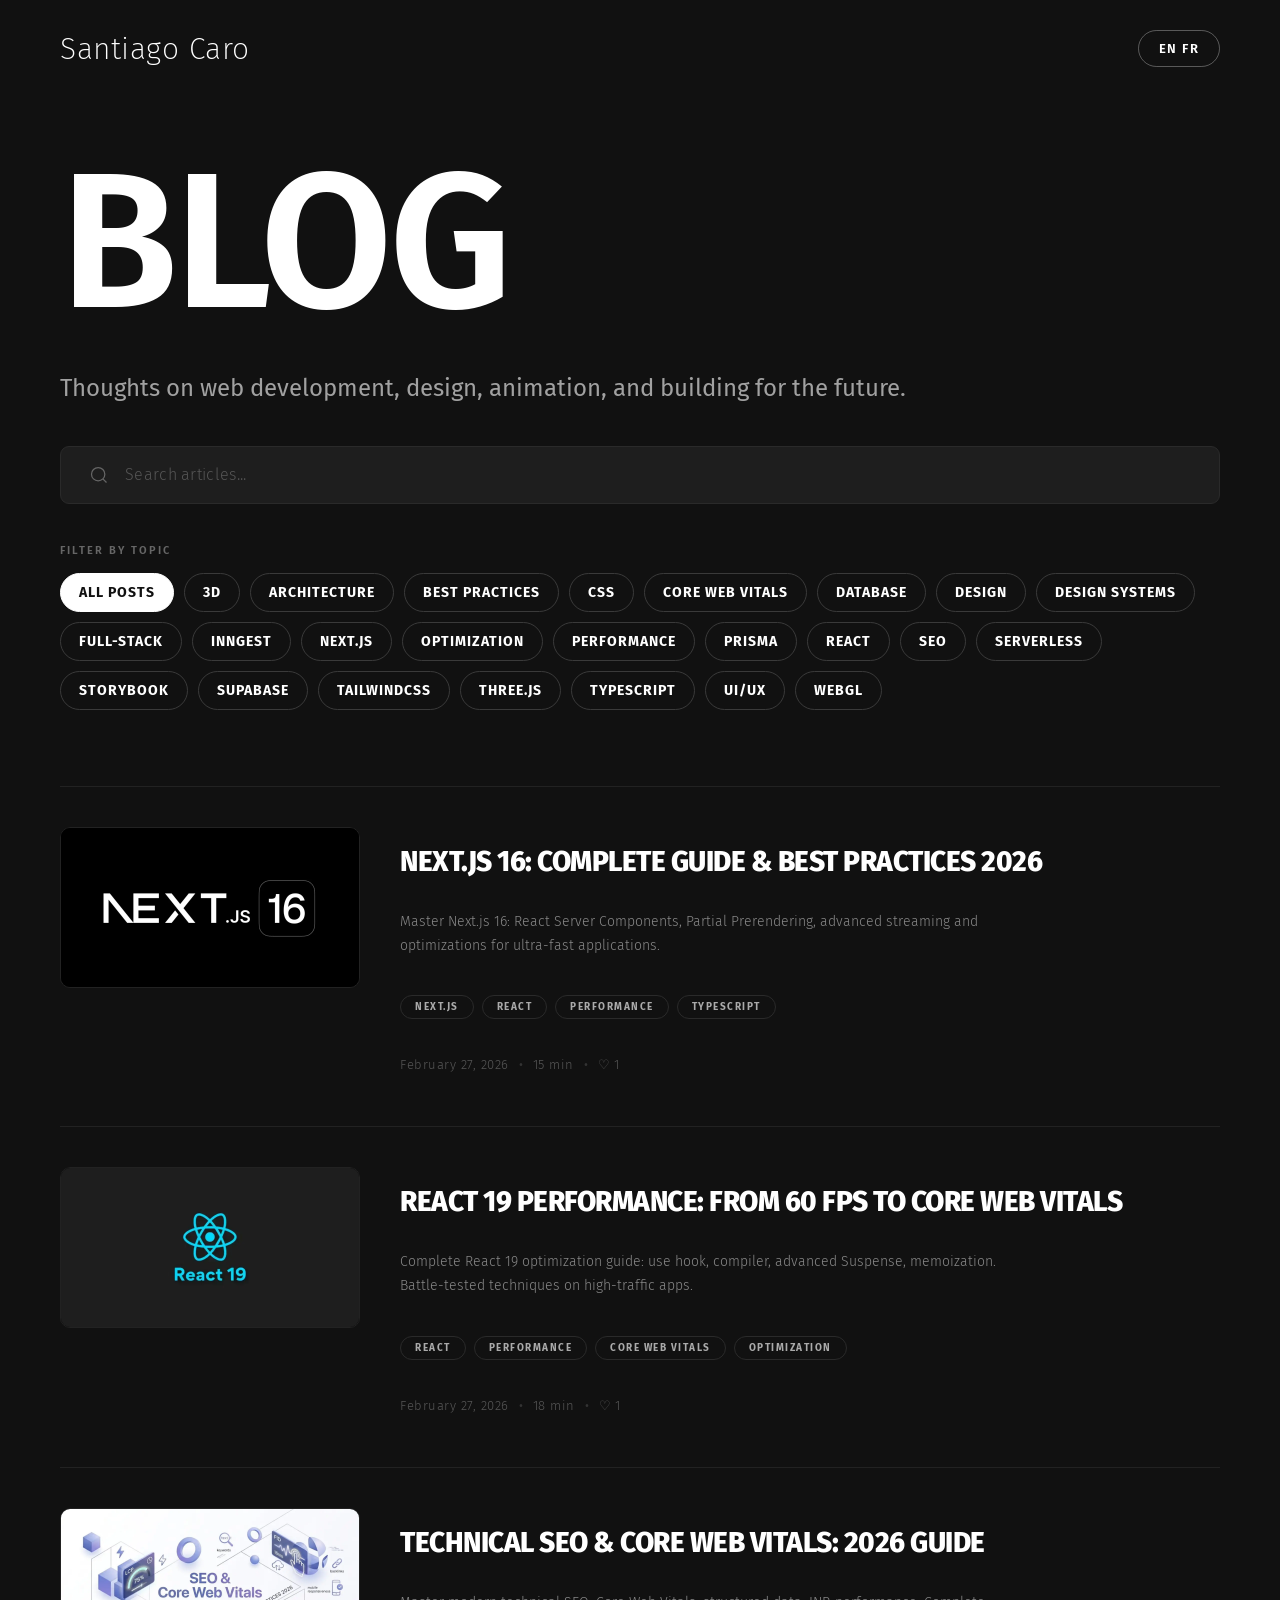
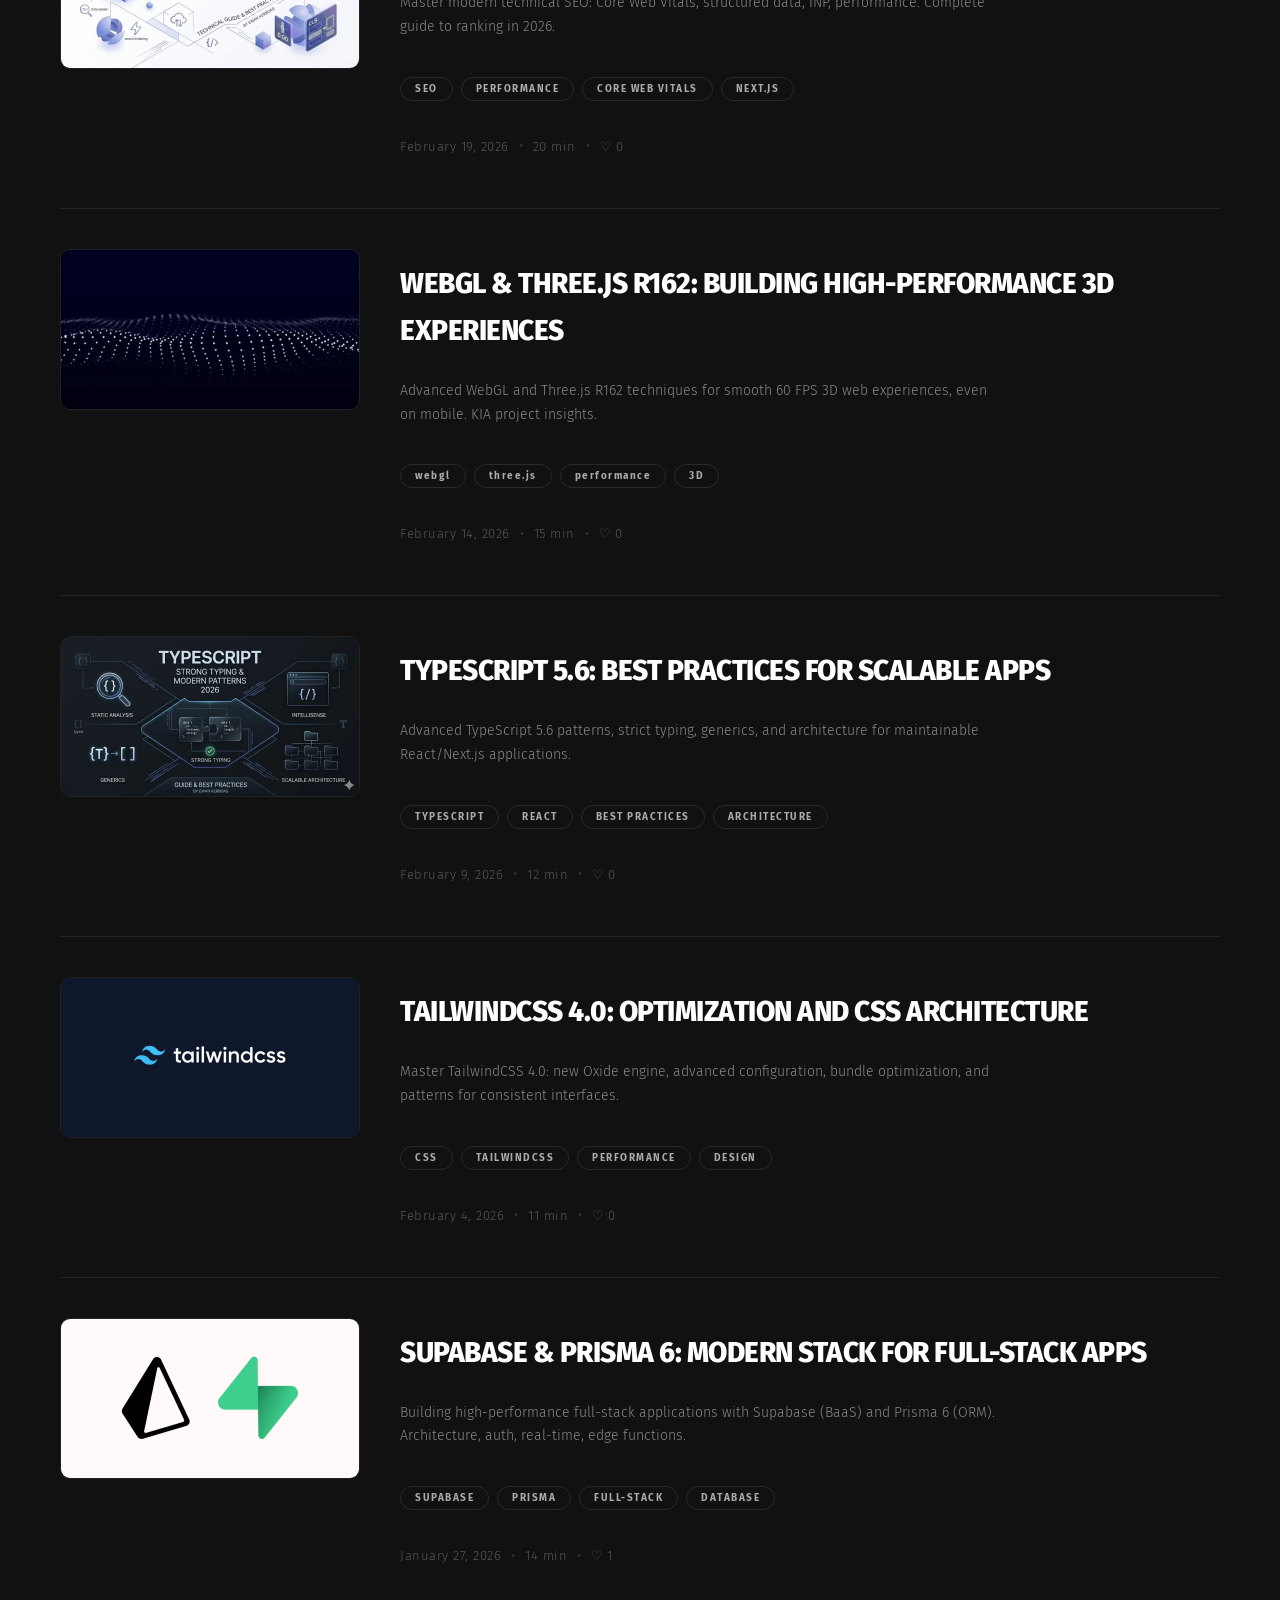
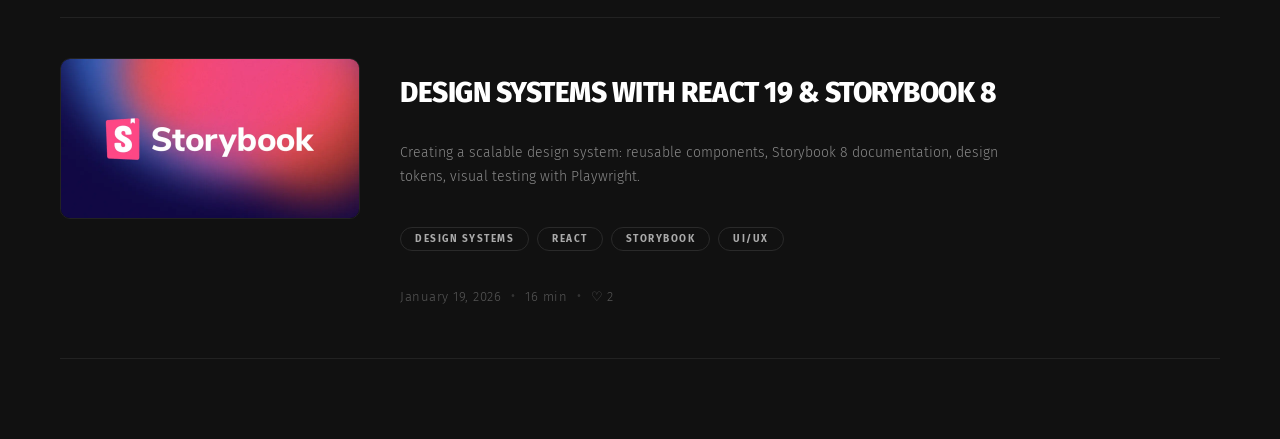
<file: blog.html>
<!DOCTYPE html>
<html lang="en">
<head>
    <meta charset="UTF-8">
    <meta name="viewport" content="width=device-width, initial-scale=1.0">
    <link rel="preconnect" href="https://fonts.googleapis.com">
    <link rel="preconnect" href="https://fonts.gstatic.com" crossorigin>
    <link href="https://fonts.googleapis.com/css2?family=Fira+Sans:ital,wght@0,100;0,200;0,300;0,400;0,500;0,600;0,700;0,800;0,900;1,100;1,200;1,300;1,400;1,500;1,600;1,700;1,800;1,900&display=swap" rel="stylesheet">
    <link rel="stylesheet" href="css/blog.css">
    <title>Blog — Santiago Caro</title>
</head>
<body>

    <header>
        <a href="index.html" class="site-name">Santiago Caro</a>
        <a href="" class="back-btn">EN FR</a>
    </header>

    <main>

        
        <section class="blog-hero">
            <h1 class="blog-title">BLOG</h1>
            <p class="blog-subtitle">Thoughts on web development, design, animation, and building for the future.</p>
        </section>

        
        <section class="blog-controls">
            <div class="search-bar">
                <svg class="search-icon" viewBox="0 0 24 24" fill="none" stroke="currentColor" stroke-width="1.5">
                    <circle cx="11" cy="11" r="8"/>
                    <line x1="21" y1="21" x2="16.65" y2="16.65"/>
                </svg>
                <input type="text" id="searchInput" placeholder="Search articles..." />
            </div>

            <div class="filters">
                <span class="filter-label">FILTER BY TOPIC</span>
                <div class="tags" id="tagList">
                    <button class="tag tag-active">ALL POSTS</button>
                    <button class="tag">3D</button>
                    <button class="tag">ARCHITECTURE</button>
                    <button class="tag">BEST PRACTICES</button>
                    <button class="tag">CSS</button>
                    <button class="tag">CORE WEB VITALS</button>
                    <button class="tag">DATABASE</button>
                    <button class="tag">DESIGN</button>
                    <button class="tag">DESIGN SYSTEMS</button>
                    <button class="tag">FULL-STACK</button>
                    <button class="tag">INNGEST</button>
                    <button class="tag">NEXT.JS</button>
                    <button class="tag">OPTIMIZATION</button>
                    <button class="tag">PERFORMANCE</button>
                    <button class="tag">PRISMA</button>
                    <button class="tag">REACT</button>
                    <button class="tag">SEO</button>
                    <button class="tag">SERVERLESS</button>
                    <button class="tag">STORYBOOK</button>
                    <button class="tag">SUPABASE</button>
                    <button class="tag">TAILWINDCSS</button>
                    <button class="tag">THREE.JS</button>
                    <button class="tag">TYPESCRIPT</button>
                    <button class="tag">UI/UX</button>
                    <button class="tag">WEBGL</button>
                </div>
                <p class="filter-status" id="filterStatus"></p>
            </div>
        </section>

        
        <section class="posts-list" id="postsList">

            <article class="post-item">
                <a href="#" class="post-thumbnail">
                    <div class="post-thumb-inner post-thumb-nextjs">
                        <img src="img/nextjs-16.webp" alt="" class="thumb-logo">
                    </div>
                </a>
                <div class="post-content">
                    <h2 class="post-title"><a href="#">NEXT.JS 16: COMPLETE GUIDE & BEST PRACTICES 2026</a></h2>
                    <p class="post-excerpt">Master Next.js 16: React Server Components, Partial Prerendering, advanced streaming and optimizations for ultra-fast applications.</p>
                    <div class="post-tags">
                        <span>NEXT.JS</span>
                        <span>REACT</span>
                        <span>PERFORMANCE</span>
                        <span>TYPESCRIPT</span>
                    </div>
                    <div class="post-meta">
                        <span class="post-date">February 27, 2026</span>
                        <span class="post-dot">•</span>
                        <span class="post-read">15 min</span>
                        <span class="post-dot">•</span>
                        <span class="post-likes">♡ 1</span>
                    </div>
                </div>
            </article>

            <article class="post-item">
                <a href="#" class="post-thumbnail">
                    <div class="post-thumb-inner post-thumb-nextjs">
                        <img src="img/react.webp" alt="" class="thumb-logo">
                    </div>
                </a>
                <div class="post-content">
                    <h2 class="post-title"><a href="#">React 19 Performance: from 60 FPS to Core Web Vitals</a></h2>
                    <p class="post-excerpt">Complete React 19 optimization guide: use hook, compiler, advanced Suspense, memoization. Battle-tested techniques on high-traffic apps.</p>
                    <div class="post-tags">
                        <span>REACT</span>
                        <span>PERFORMANCE</span>
                        <span>CORE WEB VITALS</span>
                        <span>OPTIMIZATION</span>
                    </div>
                    <div class="post-meta">
                        <span class="post-date">February 27, 2026</span>
                        <span class="post-dot">•</span>
                        <span class="post-read">18 min</span>
                        <span class="post-dot">•</span>
                        <span class="post-likes">♡ 1</span>
                    </div>
                </div>
            </article>

            <article class="post-item">
                <a href="#" class="post-thumbnail">
                    <div class="post-thumb-inner post-thumb-nextjs">
                        <img src="img/seo.webp" alt="" class="thumb-logo">
                    </div>
                </a>
                <div class="post-content">
                    <h2 class="post-title"><a href="#">Technical SEO & Core Web Vitals: 2026 Guide</a></h2>
                    <p class="post-excerpt">Master modern technical SEO: Core Web Vitals, structured data, INP, performance. Complete guide to ranking in 2026.</p>
                    <div class="post-tags">
                        <span>SEO</span>
                        <span>PERFORMANCE</span>
                        <span>CORE WEB VITALS</span>
                        <span>NEXT.JS</span>
                    </div>
                    <div class="post-meta">
                        <span class="post-date">February 19, 2026</span>
                        <span class="post-dot">•</span>
                        <span class="post-read">20 min</span>
                        <span class="post-dot">•</span>
                        <span class="post-likes">♡ 0</span>
                    </div>
                </div>
            </article>

            <article class="post-item">
                <a href="#" class="post-thumbnail">
                    <div class="post-thumb-inner post-thumb-nextjs">
                        <img src="img/webgl.webp" alt="" class="thumb-logo">
                    </div>
                </a>
                <div class="post-content">
                    <h2 class="post-title"><a href="#">WebGL & Three.js R162: building high-performance 3D experiences</a></h2>
                    <p class="post-excerpt">Advanced WebGL and Three.js R162 techniques for smooth 60 FPS 3D web experiences, even on mobile. KIA project insights.</p>
                    <div class="post-tags">
                        <span>webgl</span>
                        <span>three.js</span>
                        <span>performance</span>
                        <span>3D</span>
                    </div>
                    <div class="post-meta">
                        <span class="post-date">February 14, 2026</span>
                        <span class="post-dot">•</span>
                        <span class="post-read">15 min</span>
                        <span class="post-dot">•</span>
                        <span class="post-likes">♡ 0</span>
                    </div>
                </div>
            </article>
            
            <!-- TYPESCRIPT -->
<article class="post-item">
    <a href="#" class="post-thumbnail">
        <div class="post-thumb-inner post-thumb-nextjs">
            <img src="img/typescript.webp" alt="" class="thumb-logo">
        </div>
    </a>
    <div class="post-content">
        <h2 class="post-title">
            <a href="#">TYPESCRIPT 5.6: BEST PRACTICES FOR SCALABLE APPS</a>
        </h2>
        <p class="post-excerpt">
            Advanced TypeScript 5.6 patterns, strict typing, generics, and architecture for maintainable React/Next.js applications.
        </p>
        <div class="post-tags">
            <span>TYPESCRIPT</span>
            <span>REACT</span>
            <span>BEST PRACTICES</span>
            <span>ARCHITECTURE</span>
        </div>
        <div class="post-meta">
            <span class="post-date">February 9, 2026</span>
            <span class="post-dot">•</span>
            <span class="post-read">12 min</span>
            <span class="post-dot">•</span>
            <span class="post-likes">♡ 0</span>
        </div>
    </div>
</article>

<!-- TAILWIND -->
<article class="post-item">
    <a href="#" class="post-thumbnail">
        <div class="post-thumb-inner post-thumb-nextjs">
            <img src="img/tailwind.webp" alt="" class="thumb-logo">
        </div>
    </a>
    <div class="post-content">
        <h2 class="post-title">
            <a href="#">TAILWINDCSS 4.0: OPTIMIZATION AND CSS ARCHITECTURE</a>
        </h2>
        <p class="post-excerpt">
            Master TailwindCSS 4.0: new Oxide engine, advanced configuration, bundle optimization, and patterns for consistent interfaces.
        </p>
        <div class="post-tags">
            <span>CSS</span>
            <span>TAILWINDCSS</span>
            <span>PERFORMANCE</span>
            <span>DESIGN</span>
        </div>
        <div class="post-meta">
            <span class="post-date">February 4, 2026</span>
            <span class="post-dot">•</span>
            <span class="post-read">11 min</span>
            <span class="post-dot">•</span>
            <span class="post-likes">♡ 0</span>
        </div>
    </div>
</article>

<!-- SUPABASE -->
<article class="post-item">
    <a href="#" class="post-thumbnail">
        <div class="post-thumb-inner post-thumb-nextjs">
            <img src="img/supabase-prisma.webp" alt="" class="thumb-logo">
        </div>
    </a>
    <div class="post-content">
        <h2 class="post-title">
            <a href="#">SUPABASE & PRISMA 6: MODERN STACK FOR FULL-STACK APPS</a>
        </h2>
        <p class="post-excerpt">
            Building high-performance full-stack applications with Supabase (BaaS) and Prisma 6 (ORM). Architecture, auth, real-time, edge functions.
        </p>
        <div class="post-tags">
            <span>SUPABASE</span>
            <span>PRISMA</span>
            <span>FULL-STACK</span>
            <span>DATABASE</span>
        </div>
        <div class="post-meta">
            <span class="post-date">January 27, 2026</span>
            <span class="post-dot">•</span>
            <span class="post-read">14 min</span>
            <span class="post-dot">•</span>
            <span class="post-likes">♡ 1</span>
        </div>
    </div>
</article>


<article class="post-item">
    <a href="#" class="post-thumbnail">
        <div class="post-thumb-inner post-thumb-nextjs">
            <img src="img/storybook.webp" alt="" class="thumb-logo">
        </div>
    </a>
    <div class="post-content">
        <h2 class="post-title">
            <a href="#">DESIGN SYSTEMS WITH REACT 19 & STORYBOOK 8</a>
        </h2>
        <p class="post-excerpt">
            Creating a scalable design system: reusable components, Storybook 8 documentation, design tokens, visual testing with Playwright.
        </p>
        <div class="post-tags">
            <span>DESIGN SYSTEMS</span>
            <span>REACT</span>
            <span>STORYBOOK</span>
            <span>UI/UX</span>
        </div>
        <div class="post-meta">
            <span class="post-date">January 19, 2026</span>
            <span class="post-dot">•</span>
            <span class="post-read">16 min</span>
            <span class="post-dot">•</span>
            <span class="post-likes">♡ 2</span>
        </div>
    </div>
</article>

        </section>

    </main>



</body>
</html>
</file>
<file: css/blog.css>
* {
    margin: 0;
    padding: 0;
    box-sizing: border-box;
}

body {
    background-color: #111111;
    color: #ffffff;
    font-family: "Fira Sans", sans-serif;
}


header {
    width: 100%;
    padding: 30px 60px;
    display: flex;
    align-items: center;
    justify-content: space-between;
}

.site-name {
    font-size: 30px;
    font-weight: 200;
    letter-spacing: 0.5px;
    color: #ffffff;
    text-decoration: none;
}

.back-btn {
    font-size: 13px;
    font-weight: 600;
    letter-spacing: 1.5px;
    color: #ffffff;
    text-decoration: none;
    border: 1px solid rgba(255,255,255,0.3);
    border-radius: 25px;
    padding: 10px 20px;
    transition: background-color 0.3s, color 0.3s, border-color 0.3s;
}

.back-btn:hover {
    background-color: #ffffff;
    color: #111111;
    border-color: #ffffff;
}


.blog-hero {
    padding: 60px 60px 40px;
}

.blog-title {
    font-size: clamp(80px, 15vw, 200px);
    font-weight: 600;
    line-height: 0.9;
    letter-spacing: -4px;
    text-transform: uppercase;
    color: #ffffff;
    margin-bottom: 40px;
}

.blog-subtitle {
    font-size: clamp(24px, 1.2vw, 18px);
    font-weight: 400;
    color: #a1a1a1;
    max-width: 850px;
    line-height: 1.5;
}


.blog-controls {
    padding: 0 60px 60px;
}


.search-bar {
    display: flex;
    align-items: center;
    gap: 16px;
    background-color: #1e1e1e;
    border: 1px solid #2a2a2a;
    border-radius: 9px;
    padding: 18px 28px;
    margin-bottom: 40px;
    transition: border-color 0.3s;
}

.search-bar:focus-within {
    border-color: #666666;
}

.search-icon {
    width: 20px;
    height: 20px;
    color: #666666;
    flex-shrink: 0;
}

.search-bar input {
    background: transparent;
    border: none;
    outline: none;
    color: #ffffff;
    font-family: "Fira Sans", sans-serif;
    font-size: 16px;
    font-weight: 300;
    width: 100%;
    letter-spacing: 0.3px;
}

.search-bar input::placeholder {
    color: #555555;
}


.filter-label {
    display: block;
    font-size: 11px;
    font-weight: 600;
    letter-spacing: 2px;
    color: #666666;
    margin-bottom: 16px;
}

.tags {
    display: flex;
    flex-wrap: wrap;
    gap: 10px;
    margin-bottom: 16px;
}

.tag {
    background: transparent;
    border: 1px solid #3a3a3a;
    border-radius: 50px;
    color: #ffffff;
    font-family: "Fira Sans", sans-serif;
    font-size: 14px;
    font-weight: 700;
    letter-spacing: 1px;
    padding: 10px 18px;
    cursor: pointer;
    transition: background-color 0.2s, border-color 0.2s;
}

.tag:hover {
    border-color: #666666;
}

.tag-active {
    background-color: #ffffff;
    border-color: #ffffff;
    color: #111111;
}




.posts-list {
    padding: 0 60px 80px;
    display: flex;
    flex-direction: column;
    gap: 0;
}

.post-item {
    position: relative;
    padding: 50px 0;
    border-top: 1px solid #222222;
    transition: background-color 0.3s;
    cursor: pointer;
}

.post-item:last-of-type {
    border-bottom: 1px solid #222222;
}

.post-item.featured {
    border-top: 1px solid #333333;
}

.post-badge {
    display: inline-block;
    font-size: 10px;
    font-weight: 700;
    letter-spacing: 2px;
    color: #111111;
    background-color: #ffffff;
    border-radius: 50px;
    padding: 4px 12px;
    margin-bottom: 20px;
}

.post-meta {
    display: flex;
    align-items: center;
    gap: 20px;
    margin-bottom: 14px;
}

.post-date {
    font-size: 12px;
    font-weight: 300;
    color: #555555;
    letter-spacing: 0.5px;
}

.post-read {
    font-size: 12px;
    font-weight: 300;
    color: #444444;
    letter-spacing: 0.5px;
}

.post-title {
    font-size: clamp(24px, 3.5vw, 48px);
    font-weight: 700;
    line-height: 1.05;
    letter-spacing: -0.5px;
    color: #ffffff;
    margin-bottom: 16px;
    max-width: 800px;
    transition: color 0.3s;
}

.post-item:hover .post-title {
    color: #cccccc;
}

.post-excerpt {
    font-size: 15px;
    font-weight: 300;
    color: #888888;
    line-height: 1.7;
    max-width: 600px;
    margin-bottom: 24px;
}

.post-tags {
    display: flex;
    gap: 8px;
    margin-bottom: 24px;
}

.post-tags span {
    font-size: 10px;
    font-weight: 600;
    letter-spacing: 1.5px;
    color: #555555;
    border: 1px solid #2a2a2a;
    border-radius: 50px;
    padding: 4px 12px;
}

.post-link {
    display: inline-flex;
    align-items: center;
    gap: 8px;
    font-size: 12px;
    font-weight: 600;
    letter-spacing: 1.5px;
    color: #ffffff;
    text-decoration: none;
    transition: gap 0.3s;
}

.post-link:hover {
    gap: 14px;
}

.post-item {
    display: flex;
    align-items: flex-start;
    gap: 40px;
    padding: 40px 0;
    border-top: 1px solid #222222;
}

.post-thumbnail {
    flex-shrink: 0;
    width: 300px;
    height: 200px;
    border-radius: 10px;
    overflow: hidden;
    text-decoration: none;
}

.post-thumb-inner {
    width: 100%;
    height: 100%;
    display: flex;
    flex-direction: column;
    align-items: center;
    justify-content: center;
    gap: 10px;
}

.post-thumb-nextjs {
    background-color: #0a0a0a;
    border: 1px solid #222;
    border-radius: 10px;
    height: 161px;
    width: 300px;
    overflow: hidden;
}

.thumb-logo {
    height: 161px;
    width: 300px;
    object-fit: contain;
    transition: all 1s ease;
}

.posts-list:hover .thumb-logo{
    filter: brightness(0.7);
    transform: scale(1.2);
    height: 161px;
    width: 300px;
}

.thumb-logo span { font-size: 14px; }

.post-content {
    display: flex;
    flex-direction: column;
    gap: 14px;
    flex: 1;
    padding-top: 6px;
}

.post-title a {
    font-size: clamp(18px, 2.2vw, 28px);
    font-weight: 800;
    line-height: 1.1;
    text-transform: uppercase;
    color: #ffffff;
    text-decoration: none;
}

.post-excerpt {
    font-size: 14px;
    font-weight: 300;
    color: #888888;
    line-height: 1.7;
}

.post-tags {
    display: flex;
    flex-wrap: wrap;
    gap: 8px;
}

.post-tags span {
    font-size: 10px;
    font-weight: 700;
    letter-spacing: 1.5px;
    color: #aaaaaa;
    border: 1px solid #2a2a2a;
    border-radius: 50px;
    padding: 5px 14px;
}

.post-meta {
    display: flex;
    align-items: center;
    gap: 10px;
}

.post-date, .post-read, .post-likes {
    font-size: 13px;
    font-weight: 300;
    color: #555555;
}

.post-dot {
    color: #333333;
    font-size: 12px;
}
</file>
